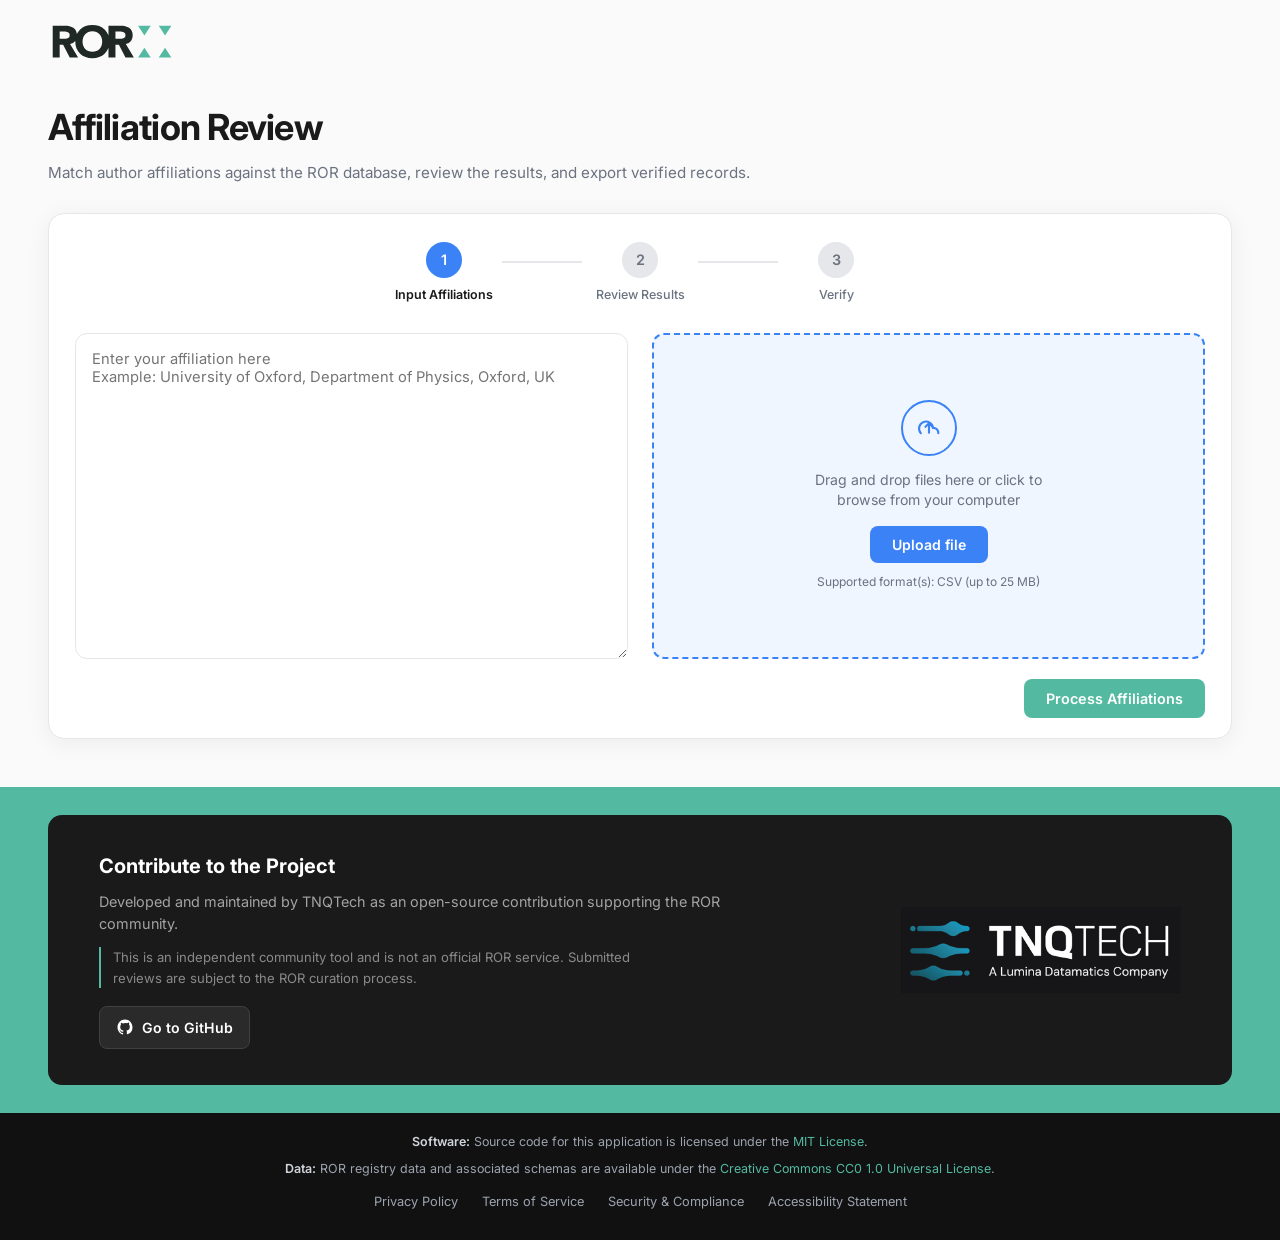
<file: templates/index.html>
<!doctype html>
<html lang="en">
  <head>
    <meta charset="utf-8" />
    <meta name="viewport" content="width=device-width, initial-scale=1" />
    <title>ROR Affiliation Review</title>
    <link rel="stylesheet" href="/static/style.css" />
  </head>
  <body>
    <div class="app-shell">
      <!-- ========== INPUT VIEW ========== -->
      <div id="inputView" class="view">
        <header class="top-brand">
          <a
            class="site-brand"
            href="https://ror.org"
            target="_blank"
            rel="noopener noreferrer"
            title="Research Organization Registry (ROR)"
          >
            <img
              src="/static/ror-logo-land-rgb.svg"
              alt="ROR — Research Organization Registry"
              class="ror-logo"
              width="140"
              height="46"
            />
          </a>
        </header>

        <main class="page page--input">
          <div class="page-intro">
            <h1 class="page-title">Affiliation Review</h1>
            <p class="page-subtitle">
              Match author affiliations against the ROR database, review the results, and export
              verified records.
            </p>
          </div>

          <section class="input-card">
            <nav class="stepper" aria-label="Workflow steps">
              <div class="stepper__item is-active" data-step="1">
                <span class="stepper__circle" aria-hidden="true">1</span>
                <span class="stepper__label">Input Affiliations</span>
              </div>
              <div class="stepper__line" aria-hidden="true"></div>
              <div class="stepper__item" data-step="2">
                <span class="stepper__circle" aria-hidden="true">2</span>
                <span class="stepper__label">Review Results</span>
              </div>
              <div class="stepper__line" aria-hidden="true"></div>
              <div class="stepper__item" data-step="3">
                <span class="stepper__circle" aria-hidden="true">3</span>
                <span class="stepper__label">Verify</span>
              </div>
            </nav>

            <div class="input-split">
              <div class="input-split__text">
                <textarea
                  id="affiliationInput"
                  rows="12"
                  placeholder="Enter your affiliation here&#10;Example: University of Oxford, Department of Physics, Oxford, UK"
                ></textarea>
              </div>

              <div
                id="dropZone"
                class="input-split__drop"
                tabindex="0"
                role="button"
                aria-label="Upload affiliation file"
              >
                <input
                  type="file"
                  id="affiliationFile"
                  accept=".txt,.csv,text/plain,text/csv"
                  hidden
                />
                <div class="drop-icon" aria-hidden="true">
                  <svg width="28" height="28" viewBox="0 0 24 24" fill="none" stroke="currentColor" stroke-width="1.8">
                    <path d="M12 16V8M12 8l-3 3M12 8l3 3" stroke-linecap="round" stroke-linejoin="round"/>
                    <path d="M20 16.5A4.5 4.5 0 0016.5 12h-1.05A6 6 0 105 16.5" stroke-linecap="round"/>
                  </svg>
                </div>
                <p class="drop-title">Drag and drop files here or click to browse from your computer</p>
                <button type="button" id="browseFileBtn" class="btn-upload">Upload file</button>
                <p id="selectedFileName" class="drop-file-name"></p>
                <p class="drop-hint">Supported format(s): CSV (up to 25 MB)</p>
              </div>
            </div>

            <p id="processError" class="form-error hidden" role="alert"></p>
            <p id="processStatus" class="process-status"></p>

            <div class="input-card__footer">
              <button id="processAffiliations" class="btn-primary" type="button">
                Process Affiliations
              </button>
            </div>
          </section>
        </main>
      </div>

      <!-- ========== RESULTS VIEW ========== -->
      <div id="resultsView" class="view hidden">
        <header class="top-brand">
          <a
            class="site-brand"
            href="https://ror.org"
            target="_blank"
            rel="noopener noreferrer"
            title="Research Organization Registry (ROR)"
          >
            <img
              src="/static/ror-logo-land-rgb.svg"
              alt="ROR — Research Organization Registry"
              class="ror-logo"
              width="140"
              height="46"
            />
          </a>
        </header>

        <main class="page page--results">
          <button type="button" id="goBackBtn" class="go-back">← Go Back</button>

          <div class="results-header">
            <div>
              <h1 class="page-title">Search Results</h1>
              <p id="searchedFor" class="page-subtitle">Searched for 0 affiliations</p>
            </div>
            <button type="button" id="toggleFilters" class="btn-filter" aria-expanded="false">
              <svg width="16" height="16" viewBox="0 0 24 24" fill="none" stroke="currentColor" stroke-width="2" aria-hidden="true">
                <line x1="4" y1="6" x2="20" y2="6"/>
                <line x1="8" y1="12" x2="20" y2="12"/>
                <line x1="12" y1="18" x2="20" y2="18"/>
                <circle cx="6" cy="12" r="2"/>
                <circle cx="10" cy="18" r="2"/>
              </svg>
              Filter
            </button>
          </div>

          <section id="filtersPanel" class="filters-box hidden">
            <h3 class="filters-box__title">Filters</h3>
            <div class="filters-row">
              <label>
                Batch
                <select id="filterBatch">
                  <option value="all">All</option>
                </select>
              </label>
              <label>
                Result
                <select id="filterResult">
                  <option value="all">All</option>
                  <option value="matched">Matched</option>
                  <option value="unmatched">Unmatched</option>
                  <option value="query_has">Query has results</option>
                </select>
              </label>
              <label>
                Chosen
                <select id="filterChosen">
                  <option value="all">All</option>
                  <option value="true">Selected</option>
                  <option value="false">Not selected</option>
                </select>
              </label>
              <label>
                Score
                <select id="filterScore">
                  <option value="all">All</option>
                  <option value="one">100%</option>
                  <option value="below_one">Below 100%</option>
                </select>
              </label>
            </div>
            <div class="filters-box__actions">
              <button id="applyFilters" class="btn-primary btn-sm" type="button">Apply</button>
              <button id="resetFilters" class="btn-outline btn-sm" type="button">Reset</button>
            </div>
          </section>

          <div class="results-toolbar">
            <button id="downloadInsertions" class="btn-outline download-btn" type="button">
              <span aria-hidden="true">⬇</span> Download ROR Insertions (.xlsx)
            </button>
            <button id="downloadRemarks" class="btn-outline download-btn" type="button">
              <span aria-hidden="true">⬇</span> Download Review Report (.csv)
            </button>
            <button id="verifyFiltered" class="btn-primary" type="button">Verify Selected</button>
          </div>

          <div class="table-wrap">
            <table>
              <thead>
                <tr>
                  <th>Affiliation</th>
                  <th>Match Score</th>
                  <th>Selected</th>
                  <th>Comments</th>
                  <th>ROR Record</th>
                  <th>Status</th>
                  <th>Actions</th>
                </tr>
              </thead>
              <tbody id="resultsBody">
                <tr>
                  <td colspan="7" class="empty">No results yet.</td>
                </tr>
              </tbody>
            </table>
          </div>
        </main>
      </div>

      <!-- Shared footer -->
      <section class="contribute">
        <div class="contribute__inner">
          <div class="contribute__copy">
            <h2>Contribute to the Project</h2>
            <p>
              Developed and maintained by TNQTech as an open-source contribution supporting the ROR
              community.
            </p>
            <p class="contribute__disclaimer">
              This is an independent community tool and is not an official ROR service. Submitted
              reviews are subject to the ROR curation process.
            </p>
            <a
              class="btn-github"
              href="https://github.com/tnq-tech-pub/ROR-review"
              target="_blank"
              rel="noopener noreferrer"
            >
              <svg width="18" height="18" viewBox="0 0 24 24" fill="currentColor" aria-hidden="true">
                <path d="M12 2C6.48 2 2 6.58 2 12.26c0 4.52 2.87 8.35 6.84 9.71.5.1.68-.22.68-.48 0-.24-.01-.87-.01-1.7-2.78.62-3.37-1.37-3.37-1.37-.45-1.18-1.11-1.5-1.11-1.5-.91-.64.07-.63.07-.63 1 .07 1.53 1.06 1.53 1.06.89 1.56 2.34 1.11 2.91.85.09-.66.35-1.11.63-1.37-2.22-.26-4.55-1.14-4.55-5.07 0-1.12.39-2.03 1.03-2.75-.1-.26-.45-1.3.1-2.7 0 0 .84-.27 2.75 1.05A9.3 9.3 0 0112 6.8c.85 0 1.71.12 2.51.35 1.9-1.32 2.74-1.05 2.74-1.05.55 1.4.2 2.44.1 2.7.64.72 1.03 1.63 1.03 2.75 0 3.94-2.34 4.8-4.57 5.06.36.32.68.94.68 1.9 0 1.37-.01 2.47-.01 2.81 0 .26.18.58.69.48A10.04 10.04 0 0022 12.26C22 6.58 17.52 2 12 2z"/>
              </svg>
              Go to GitHub
            </a>
          </div>
          <div class="contribute__brand">
            <img
              class="tnq-logo-img"
              src="/static/tnqtech-logo.png"
              alt="TNQTECH — A Lumina Datamatics Company"
              width="280"
              height="86"
            />
          </div>
        </div>
      </section>

      <footer class="legal-footer">
        <p class="legal-footer__license">
          <strong>Software:</strong>
          Source code for this application is licensed under the
          <a href="https://opensource.org/licenses/MIT" target="_blank" rel="noopener noreferrer">MIT License</a>.
        </p>
        <p class="legal-footer__license">
          <strong>Data:</strong>
          ROR registry data and associated schemas are available under the
          <a href="https://creativecommons.org/publicdomain/zero/1.0/" target="_blank" rel="noopener noreferrer">Creative Commons CC0 1.0 Universal License</a>.
        </p>
        <nav class="legal-footer__links" aria-label="Legal">
          <a href="https://ror.org/about/privacy/" target="_blank" rel="noopener noreferrer">Privacy Policy</a>
          <a href="/terms" target="_blank" rel="noopener noreferrer">Terms of Service</a>
          <a href="/security" target="_blank" rel="noopener noreferrer">Security &amp; Compliance</a>
          <a href="/accessibility" target="_blank" rel="noopener noreferrer">Accessibility Statement</a>
        </nav>
      </footer>
    </div>

    <div id="insertionModal" class="modal hidden" role="dialog" aria-modal="true" aria-labelledby="insertionModalTitle">
      <div class="modal-card insertion-modal-card">
        <div class="modal-header">
          <h3 id="insertionModalTitle">Organization insertion</h3>
          <button type="button" id="insertionModalClose" class="btn-outline btn-sm">Close</button>
        </div>
        <p id="insertionModalMeta" class="modal-meta"></p>
        <p class="insertion-hint">Fields marked with <span class="required-mark">*</span> are required.</p>
        <p id="insertionFormError" class="form-error hidden" role="alert"></p>
        <form id="insertionForm" class="insertion-form">
          <fieldset class="insertion-fieldset">
            <legend>Required</legend>
            <div class="insertion-grid">
              <label class="form-field">
                <span>Organization name <span class="required-mark">*</span></span>
                <input type="text" data-ins-field="organization_name" required autocomplete="organization" />
              </label>
              <label class="form-field">
                <span>Organization website <span class="required-mark">*</span></span>
                <input type="text" data-ins-field="organization_website" required placeholder="https://…" />
              </label>
              <label class="form-field">
                <span>Organization domain <span class="required-mark">*</span></span>
                <input type="text" data-ins-field="organization_domain" required placeholder="example.edu" />
              </label>
              <label class="form-field">
                <span>Type of organization <span class="required-mark">*</span></span>
                <input type="text" data-ins-field="organization_type" required />
              </label>
              <label class="form-field">
                <span>City where primary org is located <span class="required-mark">*</span></span>
                <input type="text" data-ins-field="city_primary" required />
              </label>
              <label class="form-field">
                <span>Country where primary org is located <span class="required-mark">*</span></span>
                <input type="text" data-ins-field="country_primary" required />
              </label>
            </div>
          </fieldset>
          <fieldset class="insertion-fieldset">
            <legend>Optional</legend>
            <div class="insertion-grid insertion-grid--optional">
              <label class="form-field form-field--full">
                <span>Names in other languages (separated by semicolon)</span>
                <textarea data-ins-field="names_other_languages" rows="2"></textarea>
              </label>
              <label class="form-field form-field--full">
                <span>Name variations (separated by semicolon)</span>
                <textarea data-ins-field="name_variations" rows="2"></textarea>
              </label>
              <label class="form-field form-field--full">
                <span>Acronym (separated by semicolon)</span>
                <textarea data-ins-field="acronym" rows="2"></textarea>
              </label>
              <label class="form-field">
                <span>Wikipedia page</span>
                <input type="text" data-ins-field="wikipedia_page" />
              </label>
              <label class="form-field">
                <span>Wikidata ID</span>
                <input type="text" data-ins-field="wikidata_id" />
              </label>
              <label class="form-field">
                <span>ISNI ID</span>
                <input type="text" data-ins-field="isni_id" />
              </label>
              <label class="form-field">
                <span>GRID ID</span>
                <input type="text" data-ins-field="grid_id" />
              </label>
              <label class="form-field">
                <span>Crossref Funder ID</span>
                <input type="text" data-ins-field="crossref_funder_id" />
              </label>
              <label class="form-field">
                <span>Year established (YYYY)</span>
                <input type="text" data-ins-field="year_established" maxlength="4" inputmode="numeric" title="Four digits (YYYY) or leave empty" />
              </label>
              <label class="form-field form-field--full">
                <span>Parent org in ROR (more than one parent)</span>
                <textarea data-ins-field="parent_org_ror" rows="2"></textarea>
              </label>
              <label class="form-field form-field--full">
                <span>Child org in ROR (more than one child)</span>
                <textarea data-ins-field="child_org_ror" rows="2"></textarea>
              </label>
              <label class="form-field form-field--full">
                <span>Related org in ROR (relation)</span>
                <textarea data-ins-field="related_org_ror" rows="2"></textarea>
              </label>
              <label class="form-field form-field--full">
                <span>Requestor comments</span>
                <textarea data-ins-field="requestor_comments" rows="3"></textarea>
              </label>
            </div>
          </fieldset>
          <div class="insertion-actions">
            <button type="button" id="insertionCancel" class="btn-outline">Cancel</button>
            <button type="submit" class="btn-primary">Save insertion</button>
          </div>
        </form>
      </div>
    </div>

    <script src="/static/app.js"></script>
  </body>
</html>
</file>
<file: static/style.css>
@import url("https://fonts.googleapis.com/css2?family=Inter:wght@400;500;600;700&display=swap");

:root {
  --ror-teal: #53baa1;
  --ror-teal-dark: #3d9a88;
  --blue: #3b82f6;
  --blue-dark: #2563eb;
  --blue-soft: #eff6ff;
  --ink: #1a1a1a;
  --muted: #6b7280;
  --border: #e5e7eb;
  --bg: #fafafa;
  --card: #ffffff;
  --contribute-bg: #1f1f1f;
  --legal-bg: #111111;
  --success: #16a34a;
  --success-bg: #dcfce7;
  --warning: #ca8a04;
  --warning-bg: #fef9c3;
  --danger: #dc2626;
  --danger-bg: #fee2e2;
  --shadow: 0 4px 24px rgba(0, 0, 0, 0.06);
}

* {
  box-sizing: border-box;
}

body {
  margin: 0;
  font-family: "Inter", "Segoe UI", system-ui, sans-serif;
  background: var(--bg);
  color: var(--ink);
  line-height: 1.5;
  min-height: 100vh;
}

.hidden {
  display: none !important;
}

.app-shell {
  min-height: 100vh;
  display: flex;
  flex-direction: column;
}

.view {
  flex: 1;
}

/* Brand */
.top-brand {
  padding: 20px clamp(24px, 4vw, 48px) 0;
}

.site-brand {
  display: inline-flex;
  line-height: 0;
}

.ror-logo {
  height: 42px;
  width: auto;
  display: block;
}

/* Page layout */
.page {
  padding: 8px clamp(24px, 4vw, 48px) 48px;
  max-width: none;
  margin: 0;
  width: 100%;
}

.page--results {
  max-width: none;
}

.page-intro {
  margin: 24px 0 28px;
}

.page-title {
  margin: 0;
  font-size: clamp(1.75rem, 3vw, 2.25rem);
  font-weight: 700;
  color: var(--ink);
  letter-spacing: -0.02em;
}

.page-subtitle {
  margin: 8px 0 0;
  font-size: 0.95rem;
  color: var(--muted);
  max-width: none;
}

/* Stepper */
.stepper {
  display: flex;
  align-items: center;
  justify-content: center;
  gap: 0;
  margin-bottom: 28px;
  padding: 0 12px;
}

.stepper__item {
  display: flex;
  flex-direction: column;
  align-items: center;
  gap: 8px;
  min-width: 100px;
}

.stepper__circle {
  width: 36px;
  height: 36px;
  border-radius: 50%;
  display: flex;
  align-items: center;
  justify-content: center;
  font-size: 0.9rem;
  font-weight: 600;
  background: #e5e7eb;
  color: var(--muted);
  border: 2px solid transparent;
}

.stepper__item.is-active .stepper__circle,
.stepper__item.is-done .stepper__circle {
  background: var(--blue);
  color: #fff;
}

.stepper__item.is-done .stepper__circle::before {
  content: "✓";
}

.stepper__item.is-done .stepper__circle {
  font-size: 0;
}

.stepper__item.is-done .stepper__circle::before {
  font-size: 1rem;
}

.stepper__label {
  font-size: 0.78rem;
  font-weight: 500;
  color: var(--muted);
  text-align: center;
}

.stepper__item.is-active .stepper__label {
  color: var(--ink);
  font-weight: 600;
}

.stepper__line {
  flex: 1;
  height: 2px;
  background: #e5e7eb;
  margin: 0 8px 22px;
  max-width: 80px;
  min-width: 24px;
}

/* Input card */
.input-card {
  background: var(--card);
  border: 1px solid var(--border);
  border-radius: 16px;
  padding: 28px clamp(20px, 2vw, 32px) 20px;
  box-shadow: var(--shadow);
  width: 100%;
}

.input-split {
  display: grid;
  grid-template-columns: 1fr 1fr;
  gap: 24px;
  align-items: stretch;
  width: 100%;
}

.input-split__text {
  min-width: 0;
}

.input-split__text textarea {
  width: 100%;
  height: 100%;
  min-height: 320px;
  resize: vertical;
  border: 1px solid var(--border);
  border-radius: 12px;
  padding: 16px;
  font-family: inherit;
  font-size: 0.92rem;
  color: var(--ink);
  background: #fff;
}

.input-split__text textarea:focus {
  outline: 2px solid rgba(59, 130, 246, 0.35);
  border-color: var(--blue);
}

.input-split__drop {
  border: 2px dashed var(--blue);
  border-radius: 12px;
  background: var(--blue-soft);
  display: flex;
  flex-direction: column;
  align-items: center;
  justify-content: center;
  text-align: center;
  padding: 28px 20px;
  min-height: 320px;
  cursor: pointer;
  transition: background 0.15s ease, border-color 0.15s ease;
}

.input-split__drop.is-dragover {
  background: #dbeafe;
  border-color: var(--blue-dark);
}

.drop-icon {
  width: 56px;
  height: 56px;
  border-radius: 50%;
  border: 2px solid var(--blue);
  color: var(--blue);
  display: flex;
  align-items: center;
  justify-content: center;
  margin-bottom: 14px;
}

.drop-title {
  margin: 0 0 16px;
  font-size: 0.88rem;
  color: var(--muted);
  max-width: 28ch;
  line-height: 1.45;
}

.btn-upload {
  background: var(--blue);
  color: #fff;
  border: none;
  border-radius: 8px;
  padding: 10px 22px;
  font-weight: 600;
  font-family: inherit;
  font-size: 0.88rem;
  cursor: pointer;
}

.btn-upload:hover {
  background: var(--blue-dark);
}

.drop-file-name {
  margin: 10px 0 0;
  font-size: 0.82rem;
  color: var(--blue-dark);
  font-weight: 500;
  max-width: 100%;
  overflow: hidden;
  text-overflow: ellipsis;
}

.drop-file-name:empty {
  display: none;
}

.drop-hint {
  margin: 10px 0 0;
  font-size: 0.75rem;
  color: var(--muted);
}

.input-card__footer {
  display: flex;
  justify-content: flex-end;
  margin-top: 20px;
}

.process-status {
  margin: 12px 0 0;
  font-size: 0.85rem;
  color: var(--muted);
}

.process-status:empty {
  display: none;
}

/* Buttons */
button {
  font-family: inherit;
  cursor: pointer;
  transition: background 0.15s ease, border-color 0.15s ease, opacity 0.15s ease;
}

button:disabled {
  opacity: 0.6;
  cursor: not-allowed;
}

.btn-primary {
  background: var(--ror-teal);
  color: #fff;
  border: none;
  border-radius: 8px;
  padding: 11px 22px;
  font-weight: 600;
  font-size: 0.9rem;
}

.btn-primary:hover:not(:disabled) {
  background: var(--ror-teal-dark);
}

.btn-outline {
  background: #fff;
  color: var(--ink);
  border: 1px solid var(--border);
  border-radius: 8px;
  padding: 10px 16px;
  font-weight: 500;
  font-size: 0.85rem;
}

.btn-outline:hover:not(:disabled) {
  border-color: var(--ror-teal);
  color: var(--ror-teal-dark);
}

.btn-sm {
  padding: 8px 16px;
  font-size: 0.82rem;
}

.btn-filter {
  display: inline-flex;
  align-items: center;
  gap: 8px;
  background: #fff;
  border: 1px solid var(--border);
  border-radius: 8px;
  padding: 9px 14px;
  font-weight: 500;
  font-size: 0.88rem;
  color: var(--ink);
}

.btn-filter:hover,
.btn-filter[aria-expanded="true"] {
  border-color: var(--ror-teal);
  color: var(--ror-teal-dark);
}

.download-btn {
  display: inline-flex;
  align-items: center;
  gap: 6px;
}

/* Results view */
.go-back {
  background: none;
  border: none;
  color: var(--muted);
  font-size: 0.9rem;
  font-weight: 500;
  padding: 0;
  margin: 12px 0 16px;
}

.go-back:hover {
  color: var(--ink);
}

.results-header {
  display: flex;
  align-items: flex-start;
  justify-content: space-between;
  gap: 16px;
  margin-bottom: 20px;
}

.filters-box {
  background: var(--card);
  border: 1px solid var(--border);
  border-radius: 12px;
  padding: 18px 20px;
  margin-bottom: 18px;
  box-shadow: var(--shadow);
}

.filters-box__title {
  margin: 0 0 14px;
  font-size: 0.95rem;
  font-weight: 600;
}

.filters-row {
  display: grid;
  grid-template-columns: repeat(4, minmax(0, 1fr));
  gap: 14px;
}

.filters-row label {
  display: grid;
  gap: 6px;
  font-size: 0.8rem;
  font-weight: 500;
  color: var(--muted);
}

.filters-row select {
  padding: 8px 10px;
  border: 1px solid var(--border);
  border-radius: 8px;
  font-family: inherit;
  font-size: 0.88rem;
  background: #fff;
  color: var(--ink);
}

.filters-box__actions {
  display: flex;
  gap: 10px;
  margin-top: 16px;
}

.results-toolbar {
  display: flex;
  flex-wrap: wrap;
  gap: 10px;
  justify-content: flex-end;
  align-items: center;
  margin-bottom: 14px;
}

/* Table */
.table-wrap {
  background: var(--card);
  border: 1px solid var(--border);
  border-radius: 12px;
  overflow: auto;
  max-height: min(65vh, 680px);
  box-shadow: var(--shadow);
}

table {
  width: 100%;
  min-width: 1200px;
  border-collapse: collapse;
  table-layout: fixed;
}

thead {
  background: #f3f4f6;
  color: var(--muted);
  text-transform: uppercase;
  font-size: 0.7rem;
  letter-spacing: 0.05em;
}

thead th {
  position: sticky;
  top: 0;
  z-index: 2;
  background: #f3f4f6;
  box-shadow: 0 1px 0 var(--border);
}

th,
td {
  padding: 12px 10px;
  border-bottom: 1px solid var(--border);
  text-align: left;
  vertical-align: top;
  overflow-wrap: anywhere;
}

th:nth-child(1),
td:nth-child(1) {
  min-width: 220px;
}

th:nth-child(2),
td:nth-child(2),
th:nth-child(3),
td:nth-child(3) {
  width: 110px;
}

th:nth-child(4),
td:nth-child(4) {
  min-width: 160px;
}

th:nth-child(5),
td:nth-child(5),
th:nth-child(6),
td:nth-child(6),
th:nth-child(7),
td:nth-child(7) {
  width: 120px;
  text-align: center;
}

tbody tr:nth-child(even) {
  background: #fafafa;
}

tbody tr:hover {
  background: #f0fdf9;
}

.remarks-input {
  width: 100%;
  min-height: 48px;
  resize: vertical;
  border: 1px solid var(--border);
  border-radius: 8px;
  padding: 8px;
  font-family: inherit;
  font-size: 0.82rem;
}

.review-select {
  width: 100%;
  min-width: 120px;
  padding: 6px 8px;
  border: 1px solid var(--border);
  border-radius: 8px;
  font-family: inherit;
  font-size: 0.82rem;
  background: #fff;
}

.insertion-cell-inner {
  display: flex;
  flex-direction: column;
  gap: 6px;
  align-items: center;
}

.insertion-summary {
  font-size: 0.78rem;
  color: var(--muted);
}

.link-button {
  background: none;
  border: none;
  color: var(--blue);
  font-weight: 500;
  font-size: 0.82rem;
  padding: 0;
  text-decoration: underline;
  text-underline-offset: 2px;
}

.link-button:hover {
  color: var(--blue-dark);
}

.badge {
  display: inline-flex;
  align-items: center;
  gap: 5px;
  padding: 4px 10px;
  border-radius: 999px;
  font-size: 0.78rem;
  font-weight: 600;
  white-space: nowrap;
}

.badge--success {
  background: var(--success-bg);
  color: var(--success);
}

.badge--warning {
  background: var(--warning-bg);
  color: var(--warning);
}

.badge--danger {
  background: var(--danger-bg);
  color: var(--danger);
}

.badge--neutral {
  background: #f3f4f6;
  color: var(--muted);
}

.badge--info {
  background: var(--blue-soft);
  color: var(--blue-dark);
}

.badge__dot {
  width: 8px;
  height: 8px;
  border-radius: 50%;
}

.badge__dot--success {
  background: var(--success);
}

.badge__dot--warning {
  background: var(--warning);
}

.badge__dot--danger {
  background: var(--danger);
}

.empty {
  text-align: center;
  color: var(--muted);
  padding: 32px 12px !important;
}

/* Contribute banner */
.contribute {
  background: var(--ror-teal);
  margin-top: auto;
  padding: 28px clamp(24px, 4vw, 48px);
}

.contribute__inner {
  max-width: none;
  width: 100%;
  margin: 0;
  padding: 36px clamp(28px, 4vw, 56px);
  display: flex;
  align-items: center;
  justify-content: space-between;
  gap: 48px;
  background: #1a1a1a;
  border-radius: 14px;
}

.contribute__copy {
  min-width: 0;
  flex: 1;
}

.contribute__copy h2 {
  margin: 0 0 10px;
  color: #fff;
  font-size: 1.25rem;
}

.contribute__copy p {
  margin: 0 0 12px;
  color: #a3a3a3;
  font-size: 0.9rem;
  max-width: 72ch;
  line-height: 1.55;
}

.contribute__disclaimer {
  margin: 0 0 18px !important;
  font-size: 0.82rem !important;
  color: #8a8a8a !important;
  border-left: 2px solid var(--ror-teal);
  padding-left: 12px;
}

.btn-github {
  display: inline-flex;
  align-items: center;
  gap: 8px;
  background: #2a2a2a;
  color: #fff;
  text-decoration: none;
  border: 1px solid #404040;
  border-radius: 8px;
  padding: 10px 16px;
  font-weight: 600;
  font-size: 0.88rem;
}

.btn-github:hover {
  background: #333;
}

.contribute__brand {
  display: flex;
  align-items: center;
  justify-content: flex-end;
  flex-shrink: 0;
}

.tnq-logo-img {
  display: block;
  width: min(280px, 36vw);
  height: auto;
  object-fit: contain;
}

/* Legal footer */
.legal-footer {
  background: var(--legal-bg);
  padding: 20px clamp(24px, 4vw, 48px) 28px;
  text-align: center;
}

.legal-footer__license {
  margin: 0 0 8px;
  font-size: 0.78rem;
  color: #9ca3af;
}

.legal-footer__license strong {
  color: #d1d5db;
  font-weight: 600;
}

.legal-footer__license a {
  color: var(--ror-teal);
  text-decoration: none;
}

.legal-footer__license a:hover {
  text-decoration: underline;
}

.legal-footer__links {
  display: flex;
  flex-wrap: wrap;
  justify-content: center;
  gap: 8px 24px;
  margin-top: 14px;
}

.legal-footer__links a {
  color: #9ca3af;
  text-decoration: none;
  font-size: 0.8rem;
}

.legal-footer__links a:hover {
  color: #fff;
}

/* Form / modal (insertion) */
.form-error {
  margin: 12px 0 0;
  padding: 10px 12px;
  border-radius: 8px;
  background: var(--danger-bg);
  color: var(--danger);
  font-size: 0.88rem;
}

.required-mark {
  color: var(--danger);
  font-weight: 600;
}

.insertion-hint {
  margin: 0 0 12px;
  font-size: 0.85rem;
  color: var(--muted);
}

.modal {
  position: fixed;
  inset: 0;
  background: rgba(0, 0, 0, 0.45);
  display: flex;
  align-items: center;
  justify-content: center;
  padding: 24px;
  z-index: 50;
}

.modal-card {
  background: var(--card);
  border-radius: 12px;
  border: 1px solid var(--border);
  box-shadow: var(--shadow);
  padding: 20px 22px;
  width: min(720px, 100%);
}

.insertion-modal-card {
  width: min(920px, 100%);
  max-height: min(92vh, 900px);
  overflow: hidden;
  display: flex;
  flex-direction: column;
}

.modal-header {
  display: flex;
  align-items: center;
  justify-content: space-between;
  gap: 12px;
  margin-bottom: 8px;
}

.modal-header h3 {
  margin: 0;
  font-size: 1.15rem;
}

.modal-meta {
  color: var(--muted);
  font-size: 0.85rem;
  margin-bottom: 12px;
}

.insertion-form {
  overflow-y: auto;
  display: flex;
  flex-direction: column;
  gap: 16px;
}

.insertion-fieldset {
  border: 1px solid var(--border);
  border-radius: 12px;
  padding: 14px 16px;
  margin: 0;
}

.insertion-fieldset legend {
  padding: 0 8px;
  font-size: 0.78rem;
  font-weight: 600;
  text-transform: uppercase;
  letter-spacing: 0.06em;
  color: var(--muted);
}

.insertion-grid {
  display: grid;
  grid-template-columns: repeat(2, minmax(0, 1fr));
  gap: 14px 18px;
  margin-top: 8px;
}

.form-field {
  display: flex;
  flex-direction: column;
  gap: 6px;
  min-width: 0;
}

.form-field span:first-child {
  font-size: 0.82rem;
  color: var(--muted);
}

.form-field--full {
  grid-column: 1 / -1;
}

.form-field input,
.form-field textarea {
  padding: 8px 10px;
  border: 1px solid var(--border);
  border-radius: 8px;
  font-family: inherit;
  font-size: 0.9rem;
}

.form-field textarea {
  resize: vertical;
  min-height: 44px;
}

.insertion-actions {
  display: flex;
  justify-content: flex-end;
  gap: 12px;
  flex-wrap: wrap;
}

@media (max-width: 900px) {
  .input-split {
    grid-template-columns: 1fr;
  }

  .filters-row {
    grid-template-columns: 1fr 1fr;
  }

  .contribute__inner {
    flex-direction: column;
    align-items: flex-start;
    padding: 28px 24px;
  }

  .contribute__brand {
    align-self: flex-end;
  }

  .tnq-logo-img {
    width: min(240px, 70vw);
  }

  .results-toolbar {
    justify-content: flex-start;
  }

  .results-header {
    flex-direction: column;
  }
}

@media (max-width: 560px) {
  .filters-row {
    grid-template-columns: 1fr;
  }

  .stepper__label {
    font-size: 0.68rem;
  }
}

/* Documentation pages */
.docs-body {
  min-height: 100vh;
  display: flex;
  flex-direction: column;
  background: var(--bg);
}

.docs-brand {
  display: flex;
  align-items: center;
  justify-content: space-between;
  gap: 16px;
  flex-wrap: wrap;
}

.docs-back {
  color: var(--muted);
  text-decoration: none;
  font-size: 0.9rem;
  font-weight: 500;
  margin-right: clamp(24px, 4vw, 48px);
}

.docs-back:hover {
  color: var(--ror-teal-dark);
}

.docs-page {
  flex: 1;
  padding: 12px clamp(24px, 4vw, 48px) 48px;
  width: 100%;
  max-width: 880px;
  margin: 0 auto;
}

.docs-card {
  background: var(--card);
  border: 1px solid var(--border);
  border-radius: 14px;
  padding: 28px clamp(20px, 3vw, 36px);
  box-shadow: var(--shadow);
}

.docs-card h1 {
  margin: 0 0 8px;
  font-size: clamp(1.5rem, 2.5vw, 1.9rem);
  font-weight: 700;
  letter-spacing: -0.02em;
}

.docs-meta {
  margin: 0 0 24px;
  color: var(--muted);
  font-size: 0.85rem;
}

.docs-content h2 {
  margin: 28px 0 10px;
  font-size: 1.05rem;
  font-weight: 600;
  color: var(--ink);
}

.docs-content p,
.docs-content li {
  color: #374151;
  font-size: 0.92rem;
  line-height: 1.65;
}

.docs-content ul {
  margin: 0 0 12px;
  padding-left: 1.25em;
}

.docs-content li {
  margin: 4px 0;
}

.docs-content a {
  color: var(--ror-teal-dark);
  text-decoration: underline;
  text-underline-offset: 2px;
}

.docs-content a:hover {
  color: var(--blue-dark);
}

.docs-content code {
  background: var(--ror-teal-light);
  color: var(--ror-teal-dark);
  padding: 1px 5px;
  border-radius: 4px;
  font-size: 0.85em;
}
</file>
